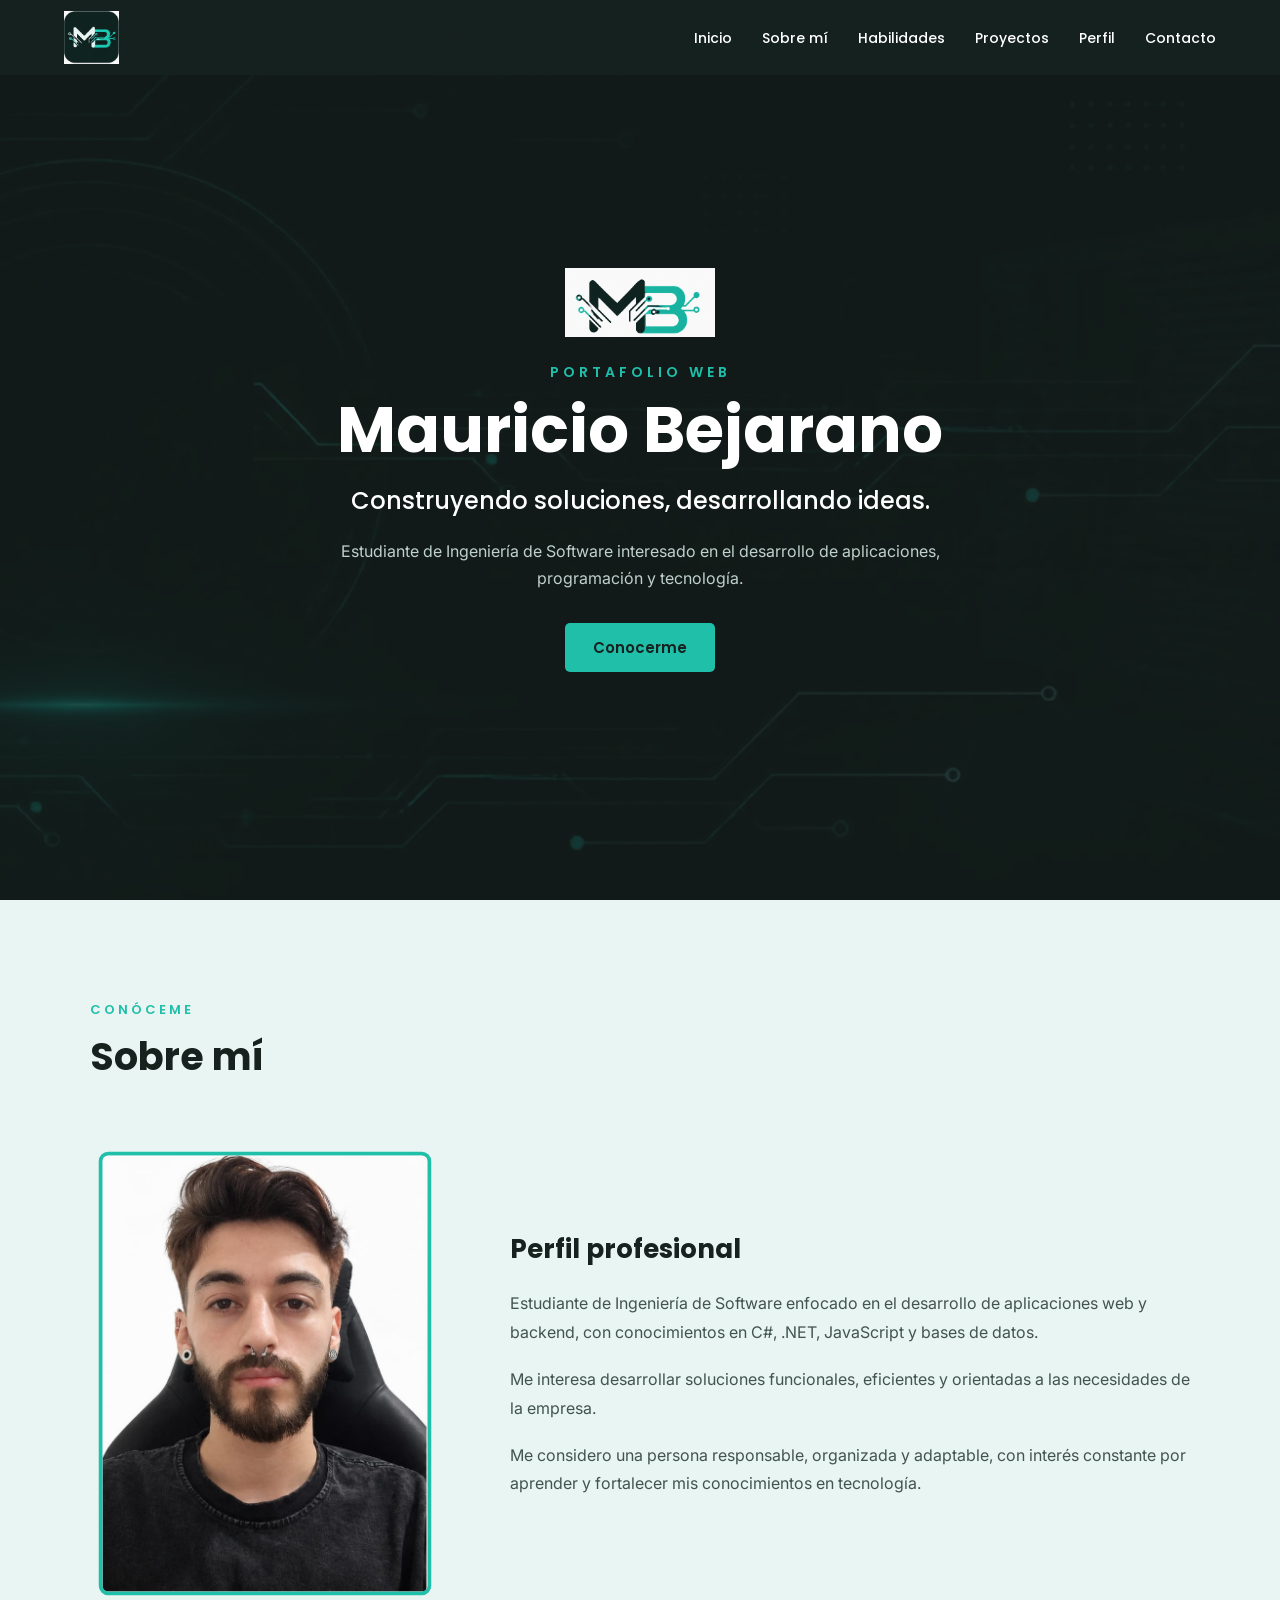
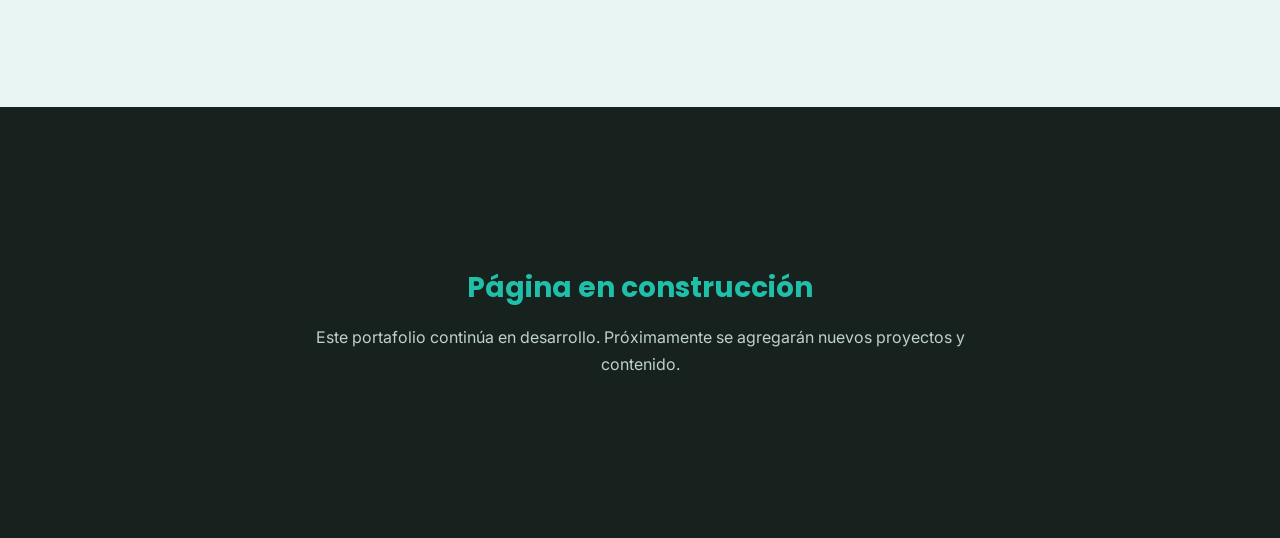
<file: hindex.html>
<!DOCTYPE html>
<html lang="es">
<head>
    <meta charset="UTF-8">
    <meta name="viewport" content="width=device-width, initial-scale=1.0">

    <title>Mauricio Bejarano | Portafolio</title>

    <!-- Fuentes -->
    <link rel="preconnect" href="https://fonts.googleapis.com">
    <link rel="preconnect" href="https://fonts.gstatic.com" crossorigin>
    <link href="https://fonts.googleapis.com/css2?family=Inter:wght@400;500;600&family=Poppins:wght@500;600;700&display=swap" rel="stylesheet">

    <!-- CSS -->
    <link rel="stylesheet" href="estilos.css">

    <!-- Favicon -->
    <link rel="icon" type="image/png" href="Favicon.png">
</head>

<body>

    <!-- ==================== NAVEGACIÓN ==================== -->

    <header class="header">
        <nav class="navbar">

            <a href="#inicio" class="nav-logo">
                <img src="Favicon.png" alt="Logo de Mauricio Bejarano">
            </a>

            <ul class="nav-menu">
                <li><a href="#inicio">Inicio</a></li>
                <li><a href="#sobre-mi">Sobre mí</a></li>
                <li><a href="#habilidades">Habilidades</a></li>
                <li><a href="#proyectos">Proyectos</a></li>
                <li><a href="#perfil">Perfil</a></li>
                <li><a href="#contacto">Contacto</a></li>
            </ul>

        </nav>
    </header>


    <main>

        <!-- ==================== INICIO ==================== -->

        <section id="inicio" class="hero">

            <div class="hero-overlay"></div>

            <div class="hero-content">

                <img
                    src="Logo.png"
                    alt="Logotipo de Mauricio Bejarano"
                    class="hero-logo"
                >

                <p class="welcome">PORTAFOLIO WEB</p>

                <h1>Mauricio Bejarano</h1>

                <p class="slogan">
                    Construyendo soluciones, desarrollando ideas.
                </p>

                <p class="hero-description">
                    Estudiante de Ingeniería de Software interesado en el
                    desarrollo de aplicaciones, programación y tecnología.
                </p>

                <a href="#sobre-mi" class="btn">
                    Conocerme
                </a>

            </div>

        </section>


        <!-- ==================== SOBRE MÍ ==================== -->

        <section id="sobre-mi" class="section">

            <div class="section-container">

                <div class="section-title">
                    <p class="section-label">CONÓCEME</p>
                    <h2>Sobre mí</h2>
                </div>

                <div class="about-content">

                    <div class="about-image">
                        <img
                            src="sin.jpeg"
                            alt="Fotografía de Mauricio Bejarano"
                        >
                    </div>

                    <div class="about-text">

                        <h3>Perfil profesional</h3>

                        <p>
                            Estudiante de Ingeniería de Software enfocado en
                            el desarrollo de aplicaciones web y backend, con
                            conocimientos en C#, .NET, JavaScript y bases de datos.
                        </p>

                        <p>
                            Me interesa desarrollar soluciones funcionales,
                            eficientes y orientadas a las necesidades de la empresa.
                        </p>

                        <p>
                            Me considero una persona responsable, organizada
                            y adaptable, con interés constante por aprender
                            y fortalecer mis conocimientos en tecnología.
                        </p>

                    </div>

                </div>

            </div>

        </section>


        <!-- ==================== HABILIDADES ==================== -->

        <section id="habilidades" class="section section-dark">

            <div class="section-container">

                <!-- ==================== CONSTRUCCIÓN ==================== -->

<section class="under-construction">

    <div class="under-construction-content">

        <h2>Página en construcción</h2>

        <p>
            Este portafolio continúa en desarrollo.
            Próximamente se agregarán nuevos proyectos y contenido.
        </p>

    </div>

</section>
</file>
<file: estilos.css>
/* =========================================================
   VARIABLES
========================================================= */

:root {
    --color-background: #E8F5F2;
    --color-dark: #17221F;
    --color-accent: #20BFA9;
    --color-white: #FFFFFF;
    --color-text: #43534F;
    --color-light-text: #BFD1CC;
}


/* =========================================================
   CONFIGURACIÓN GENERAL
========================================================= */

* {
    margin: 0;
    padding: 0;
    box-sizing: border-box;
}

html {
    scroll-behavior: smooth;
}

body {
    font-family: 'Inter', sans-serif;
    background-color: var(--color-background);
    color: var(--color-dark);
}

a {
    text-decoration: none;
    color: inherit;
}

img {
    max-width: 100%;
    display: block;
}


/* =========================================================
   NAVEGACIÓN
========================================================= */

.header {
    position: fixed;
    top: 0;
    left: 0;
    width: 100%;
    z-index: 1000;

    background-color: rgba(23, 34, 31, 0.95);
}

.navbar {
    width: 90%;
    max-width: 1200px;
    min-height: 75px;
    margin: auto;

    display: flex;
    align-items: center;
    justify-content: space-between;
}

.nav-logo img {
    width: 55px;
    height: 55px;
    object-fit: contain;
}

.nav-menu {
    display: flex;
    align-items: center;
    gap: 30px;

    list-style: none;
}

.nav-menu a {
    font-family: 'Poppins', sans-serif;
    font-size: 14px;
    font-weight: 500;
    color: var(--color-white);

    transition: color 0.3s ease;
}

.nav-menu a:hover {
    color: var(--color-accent);
}


/* =========================================================
   HERO / INICIO
========================================================= */

.hero {
    min-height: 100vh;
    position: relative;

    display: flex;
    justify-content: center;
    align-items: center;

    padding: 100px 20px 60px;



    background-image: url("fondo.webp");
    background-size: cover;
    background-position: center;
    background-repeat: no-repeat;
}

.hero-overlay {
    position: absolute;
    inset: 0;

    background-color: rgba(23, 34, 31, 0.78);
}

.hero-content {
    position: relative;
    z-index: 1;

    width: 100%;
    max-width: 800px;

    text-align: center;
}

.hero-logo {
    width: 150px;
    height: auto;

    margin: 0 auto 25px;
}

.welcome {
    font-family: 'Poppins', sans-serif;
    font-size: 14px;
    font-weight: 600;

    letter-spacing: 4px;

    color: var(--color-accent);

    margin-bottom: 12px;
}

h1 {
    font-family: 'Poppins', sans-serif;
    font-size: clamp(40px, 7vw, 64px);
    font-weight: 700;

    line-height: 1.1;

    color: var(--color-white);

    margin-bottom: 18px;
}

.slogan {
    font-family: 'Poppins', sans-serif;
    font-size: clamp(18px, 3vw, 24px);
    font-weight: 500;

    color: var(--color-white);

    margin-bottom: 20px;
}

.hero-description {
    max-width: 600px;

    margin: 0 auto 30px;

    font-size: 16px;
    line-height: 1.7;

    color: var(--color-light-text);
}


/* =========================================================
   BOTONES
========================================================= */

.btn {
    display: inline-block;

    padding: 13px 28px;

    background-color: var(--color-accent);
    color: var(--color-dark);

    font-family: 'Poppins', sans-serif;
    font-size: 15px;
    font-weight: 600;

    border-radius: 5px;

    transition: all 0.3s ease;
}

.btn:hover {
    transform: translateY(-3px);

    background-color: var(--color-white);
}


/* =========================================================
   SECCIONES
========================================================= */

.section {
    padding: 100px 20px;

    background-color: var(--color-background);
}

.section-dark {
    background-color: var(--color-dark);
}

.section-container {
    width: 90%;
    max-width: 1100px;

    margin: auto;
}

.section-title {
    margin-bottom: 55px;
}

.section-label {
    font-family: 'Poppins', sans-serif;
    font-size: 13px;
    font-weight: 600;

    letter-spacing: 3px;

    color: var(--color-accent);

    margin-bottom: 8px;
}

.section-title h2 {
    font-family: 'Poppins', sans-serif;
    font-size: 38px;
    font-weight: 700;

    color: var(--color-dark);
}

.section-dark .section-title h2 {
    color: var(--color-white);
}


/* =========================================================
   SOBRE MÍ
========================================================= */

.about-content {
    display: grid;

    grid-template-columns: 350px 1fr;

    gap: 70px;

    align-items: center;
}

.about-image {
    width: 100%;
    max-width: 350px;

    margin: auto;
    overflow: hidden;
}

.about-image img {
    width: 100%;
    aspect-ratio: 3 / 4;

    object-fit: cover;
    object-position: center;

    border-radius: 10px;

    border: 4px solid var(--color-accent);
    transform: scale(0.95);
}

.about-text h3 {
    font-family: 'Poppins', sans-serif;
    font-size: 26px;

    margin-bottom: 20px;
}

.about-text p {
    font-size: 16px;
    line-height: 1.8;

    color: var(--color-text);

    margin-bottom: 18px;
}


/* =========================================================
   HABILIDADES
========================================================= */

.skills-grid {
    display: grid;

    grid-template-columns: repeat(3, 1fr);

    gap: 25px;
}

.skill-card {
    padding: 30px;

    background-color: rgba(255, 255, 255, 0.06);

    border: 1px solid rgba(232, 245, 242, 0.12);

    border-radius: 8px;

    transition: transform 0.3s ease;
}

.skill-card:hover {
    transform: translateY(-5px);

    border-color: var(--color-accent);
}

.skill-icon {
    display: inline-flex;

    min-width: 55px;
    height: 55px;

    align-items: center;
    justify-content: center;

    margin-bottom: 20px;

    padding: 8px;

    background-color: var(--color-accent);
    color: var(--color-dark);

    border-radius: 8px;

    font-family: 'Poppins', sans-serif;
    font-size: 13px;
    font-weight: 700;
}

.skill-card h3 {
    font-family: 'Poppins', sans-serif;
    font-size: 20px;

    color: var(--color-white);

    margin-bottom: 10px;
}

.skill-card p {
    font-size: 15px;
    line-height: 1.6;

    color: var(--color-light-text);
}


/* =========================================================
   PROYECTOS
========================================================= */

.projects-grid {
    display: grid;

    grid-template-columns: repeat(3, 1fr);

    gap: 25px;
}

.project-card {
    overflow: hidden;

    background-color: var(--color-white);

    border-radius: 8px;

    box-shadow: 0 5px 20px rgba(23, 34, 31, 0.08);
}

.project-image {
    height: 180px;

    display: flex;
    align-items: center;
    justify-content: center;

    background-color: var(--color-dark);

    color: var(--color-accent);

    font-family: 'Poppins', sans-serif;
    font-size: 14px;
    font-weight: 600;

    letter-spacing: 2px;
}

.project-content {
    padding: 25px;
}

.project-content h3 {
    font-family: 'Poppins', sans-serif;
    font-size: 21px;

    margin-bottom: 12px;
}

.project-content p {
    font-size: 15px;
    line-height: 1.7;

    color: var(--color-text);

    margin-bottom: 20px;
}

.project-tags {
    display: flex;
    flex-wrap: wrap;

    gap: 8px;
}

.project-tags span {
    padding: 5px 10px;

    background-color: var(--color-background);
    color: var(--color-dark);

    border-radius: 4px;

    font-size: 12px;
    font-weight: 600;
}


/* =========================================================
   MISIÓN, VISIÓN Y VALORES
========================================================= */

.profile-grid {
    display: grid;

    grid-template-columns: repeat(3, 1fr);

    gap: 25px;
}

.profile-card {
    padding: 30px;

    border: 1px solid rgba(232, 245, 242, 0.15);

    border-radius: 8px;
}

.profile-card h3 {
    font-family: 'Poppins', sans-serif;
    font-size: 22px;

    color: var(--color-accent);

    margin-bottom: 15px;
}

.profile-card p {
    font-size: 15px;
    line-height: 1.7;

    color: var(--color-light-text);
}

.values-list {
    padding-left: 20px;

    color: var(--color-light-text);

    line-height: 2;
}


/* =========================================================
   CONTACTO
========================================================= */

.contact-section {
    text-align: center;
}

.contact-content {
    max-width: 800px;

    margin: auto;
}

.contact-content > p {
    font-size: 16px;
    line-height: 1.7;

    color: var(--color-text);

    margin-bottom: 40px;
}

.contact-links {
    display: grid;

    grid-template-columns: repeat(2, 1fr);

    gap: 20px;
}

.contact-item {
    display: flex;
    flex-direction: column;

    padding: 25px;

    background-color: var(--color-white);

    border: 1px solid transparent;

    border-radius: 8px;

    transition: all 0.3s ease;
}

.contact-item:hover {
    border-color: var(--color-accent);

    transform: translateY(-3px);
}

.contact-item strong {
    font-family: 'Poppins', sans-serif;

    color: var(--color-dark);

    margin-bottom: 8px;
}

.contact-item span {
    font-size: 14px;

    color: var(--color-text);
}


/* =========================================================
   FOOTER
========================================================= */

.footer {
    padding: 45px 20px;

    text-align: center;

    background-color: var(--color-dark);

    color: var(--color-light-text);
}

.footer-logo {
    width: 65px;

    margin: 0 auto 15px;
}

.footer p {
    font-size: 14px;

    margin-bottom: 10px;
}

.footer .copyright {
    font-size: 12px;

    color: #84938E;
}


/* =========================================================
   RESPONSIVE
========================================================= */

@media (max-width: 900px) {

    .nav-menu {
        gap: 15px;
    }

    .nav-menu a {
        font-size: 13px;
    }

    .about-content {
        grid-template-columns: 1fr;

        gap: 40px;

        text-align: center;
    }

    .about-image {
        max-width: 280px;
    }

    .skills-grid,
    .projects-grid,
    .profile-grid {
        grid-template-columns: repeat(2, 1fr);
    }
}


@media (max-width: 650px) {

    .header {
        position: relative;
    }

    .navbar {
        flex-direction: column;

        padding: 15px 0;

        gap: 15px;
    }

    .nav-menu {
        flex-wrap: wrap;

        justify-content: center;

        gap: 12px 18px;
    }

    .hero {
        min-height: calc(100vh - 130px);
    }

    .hero-logo {
        width: 120px;
    }

    .welcome {
        font-size: 12px;

        letter-spacing: 3px;
    }

    .section {
        padding: 75px 20px;
    }

    .section-title h2 {
        font-size: 32px;
    }

    .skills-grid,
    .projects-grid,
    .profile-grid,
    .contact-links {
        grid-template-columns: 1fr;
    }

    .about-text {
        text-align: left;
    }
}

/* =========================================================
   PÁGINA EN CONSTRUCCIÓN
========================================================= */

.under-construction {
    padding: 60px 20px;

    text-align: center;

    background-color: var(--color-dark);

    color: var(--color-white);
}

.under-construction-content {
    max-width: 700px;

    margin: auto;
}

.under-construction h2 {
    font-family: 'Poppins', sans-serif;

    font-size: 28px;

    margin-bottom: 15px;

    color: var(--color-accent);
}

.under-construction p {
    font-size: 16px;

    line-height: 1.7;

    color: var(--color-light-text);
}

/* ==================== FILTROS DE PROYECTOS ==================== */

.project-filters {
    display: flex;
    justify-content: center;
    flex-wrap: wrap;
    gap: 15px;
    margin-bottom: 35px;
}

.filter-btn {
    padding: 10px 22px;
    border: 1px solid var(--color-accent);
    border-radius: 5px;
    background-color: transparent;
    color: var(--color-dark);
    font-family: 'Poppins', sans-serif;
    font-weight: 500;
    cursor: pointer;
    transition: all 0.3s ease;
}

.filter-btn:hover,
.filter-btn.active {
    background-color: var(--color-accent);
    color: var(--color-dark);
}

.project-card[hidden] {
    display: none;
}

/* ==================== EFECTOS DE TARJETAS ==================== */

.project-card {
    transition: transform 0.3s ease,
                box-shadow 0.3s ease;
}

.project-card:hover {
    transform: translateY(-8px);
    box-shadow: 0 12px 30px rgba(23, 34, 31, 0.15);
}


/* =========================================================
   FILTROS DE PROYECTOS
========================================================= */

.project-filters {
    display: flex;
    justify-content: center;
    flex-wrap: wrap;
    gap: 12px;
    margin-bottom: 30px;
}

.filter-btn {
    padding: 10px 22px;
    border: 1px solid var(--color-accent);
    border-radius: 6px;
    background-color: transparent;
    color: var(--color-dark);
    font-family: 'Poppins', sans-serif;
    font-weight: 500;
    cursor: pointer;
    transition: background-color 0.3s, transform 0.3s;
}

.filter-btn:hover,
.filter-btn.active {
    background-color: var(--color-accent);
    transform: translateY(-2px);
}

/* =========================================================
   CARRUSEL
========================================================= */

.projects-grid {
    display: flex;
    gap: 25px;
    overflow-x: auto;
    scroll-snap-type: x mandatory;
    scroll-behavior: smooth;
    scrollbar-width: none;
    padding: 10px 0 25px;
}

.projects-grid::-webkit-scrollbar {
    display: none;
}

.project-card {
    flex: 0 0 calc((100% - 50px) / 3);
    min-width: 0;
    scroll-snap-align: start;
    transition: transform 0.3s, box-shadow 0.3s;
}

.project-card:hover {
    transform: translateY(-6px);
    box-shadow: 0 12px 30px rgba(23, 34, 31, 0.15);
}

.project-card[hidden] {
    display: none;
}

/* =========================================================
   CONTROLES DEL CARRUSEL
========================================================= */

.carousel-controls {
    display: flex;
    align-items: center;
    justify-content: flex-end;
    gap: 15px;
    margin-bottom: 20px;
}

.carousel-controls button {
    width: 42px;
    height: 42px;
    border: none;
    border-radius: 50%;
    background-color: var(--color-dark);
    color: var(--color-accent);
    font-size: 22px;
    cursor: pointer;
    transition: background-color 0.3s;
}

.carousel-controls button:hover:not(:disabled) {
    background-color: var(--color-accent);
    color: var(--color-dark);
}

.carousel-controls button:disabled {
    opacity: 0.35;
    cursor: not-allowed;
}

#projectCounter {
    font-family: 'Inter', sans-serif;
    font-size: 14px;
    color: var(--color-text);
    min-width: 50px;
    text-align: center;
}

/* =========================================================
   RESPONSIVE
========================================================= */

@media (max-width: 900px) {
    .project-card {
        flex: 0 0 calc((100% - 25px) / 2);
    }
}

@media (max-width: 650px) {
    .project-card {
        flex: 0 0 100%;
    }
}

@media (prefers-reduced-motion: reduce) {
    .projects-grid {
        scroll-behavior: auto;
    }

    .project-card,
    .filter-btn {
        transition: none;
    }
}


/* =========================================
   CORRECCIÓN DEL CARRUSEL DE PROYECTOS
========================================= */

.projects-grid {
    display: flex !important;
    flex-wrap: nowrap !important;
    grid-template-columns: none !important;

    gap: 25px;
    overflow-x: auto;
    scroll-snap-type: x mandatory;
    scroll-behavior: smooth;

    scrollbar-width: none;
    padding: 10px 0 25px;
}

.projects-grid::-webkit-scrollbar {
    display: none;
}

.projects-grid .project-card {
    flex: 0 0 calc((100% - 50px) / 3);
    min-width: 0;
    scroll-snap-align: start;
}

.projects-grid .project-card[hidden] {
    display: none !important;
}

/* FLECHAS DEL CARRUSEL */

.carousel-controls {
    display: flex !important;
    justify-content: flex-end;
    align-items: center;
    gap: 15px;
    margin-bottom: 20px;
}

.carousel-controls button {
    width: 42px;
    height: 42px;
    border: none;
    border-radius: 50%;
    background-color: #17221F;
    color: #20BFA9;
    font-size: 22px;
    cursor: pointer;
}

.carousel-controls button:hover:not(:disabled) {
    background-color: #20BFA9;
    color: #17221F;
}

.carousel-controls button:disabled {
    opacity: 0.35;
    cursor: not-allowed;
}

#projectCounter {
    font-family: 'Inter', sans-serif;
    font-size: 14px;
    color: #17221F;
}

/* TABLET */

@media (max-width: 900px) {
    .projects-grid .project-card {
        flex: 0 0 calc((100% - 25px) / 2);
    }
}

/* CELULAR */

@media (max-width: 650px) {
    .projects-grid .project-card {
        flex: 0 0 100%;
    }
}

/* =========================================
   EFECTO FLOTANTE EN PROYECTOS
========================================= */

.projects-grid {
    padding-top: 25px;
    padding-bottom: 40px;
}

/* Tarjetas con profundidad */

.projects-grid .project-card {
    position: relative;
    border-radius: 14px;
    overflow: hidden;

    background-color: #ffffff;

    box-shadow:
        0 6px 15px rgba(23, 34, 31, 0.10),
        0 15px 30px rgba(23, 34, 31, 0.06);

    animation: floatingCard 5s ease-in-out infinite;

    transition:
        box-shadow 0.4s ease,
        filter 0.4s ease;
}

/* Movimiento suave hacia arriba y abajo */

@keyframes floatingCard {
    0%, 100% {
        transform: translateY(0);
    }

    50% {
        transform: translateY(-8px);
    }
}

/* Movimiento ligeramente diferente por tarjeta */

.projects-grid .project-card:nth-child(2n) {
    animation-delay: -1.5s;
}

.projects-grid .project-card:nth-child(3n) {
    animation-delay: -3s;
}

/* Efecto al pasar el mouse */

.projects-grid .project-card:hover {
    animation-play-state: paused;

    transform: translateY(-8px);

    box-shadow:
        0 15px 35px rgba(23, 34, 31, 0.28),
        0 30px 40px rgba(23, 34, 31, 0.20);
}

/* Detalle visual en la parte superior */

.projects-grid .project-image {
    position: relative;
    transition: background-color 0.4s ease;
}

.projects-grid .project-image::after {
    content: "";
    position: absolute;
    left: 0;
    bottom: 0;
    width: 100%;
    height: 3px;
    background: linear-gradient(
        90deg,
        transparent,
        #20BFA9,
        transparent
    );
    opacity: 0.7;
}

/* Accesibilidad: reducir animaciones */

@media (prefers-reduced-motion: reduce) {
    .projects-grid .project-card {
        animation: none;
    }
}


/* =========================================
   BOTÓN FLOTANTE DE WHATSAPP
========================================= */

.whatsapp-float {
    position: fixed;
    bottom: 25px;
    right: 25px;
    z-index: 1000;

    width: 60px;
    height: 60px;

    display: flex;
    align-items: center;
    justify-content: center;

    background-color: #20BFA9;
    color: #17221F;

    border-radius: 50%;

    box-shadow:
        0 6px 18px rgba(23, 34, 31, 0.25),
        0 12px 30px rgba(23, 34, 31, 0.12);

    transition:
        transform 0.3s ease,
        box-shadow 0.3s ease;
}

.whatsapp-float:hover {
    transform: translateY(-6px) scale(1.08);

    box-shadow:
        0 10px 25px rgba(23, 34, 31, 0.30),
        0 18px 40px rgba(23, 34, 31, 0.18);
}

.whatsapp-float:focus-visible {
    outline: 3px solid #17221F;
    outline-offset: 4px;
}

/* Adaptación a celulares */

@media (max-width: 650px) {
    .whatsapp-float {
        width: 52px;
        height: 52px;
        bottom: 18px;
        right: 18px;
    }
}

@media (prefers-reduced-motion: reduce) {
    .whatsapp-float {
        transition: none;
    }
}

/* =========================================
   BOTÓN VOLVER ARRIBA
========================================= */

.scroll-top-btn {
    position: fixed;
    bottom: 100px;
    right: 30px;
    z-index: 1000;

    width: 50px;
    height: 50px;

    display: flex;
    align-items: center;
    justify-content: center;

    background-color: #17221F;
    color: #20BFA9;

    border: none;
    border-radius: 50%;

    font-size: 26px;
    cursor: pointer;

    box-shadow:
        0 6px 18px rgba(23, 34, 31, 0.25);

    opacity: 0;
    visibility: hidden;
    transform: translateY(15px);

    transition:
        opacity 0.3s ease,
        visibility 0.3s ease,
        transform 0.3s ease,
        background-color 0.3s ease;
}

.scroll-top-btn.visible {
    opacity: 1;
    visibility: visible;
    transform: translateY(0);
}

.scroll-top-btn:hover {
    background-color: #20BFA9;
    color: #17221F;
    transform: translateY(-5px);
}

.scroll-top-btn:focus-visible {
    outline: 3px solid #20BFA9;
    outline-offset: 4px;
}

/* CELULARES */

@media (max-width: 650px) {
    .scroll-top-btn {
        bottom: 85px;
        right: 19px;
        width: 50px;
        height: 50px;
    }
}

@media (prefers-reduced-motion: reduce) {
    .scroll-top-btn {
        transition: none;
    }
}


/* =========================================
   FORMULARIO DE CONTACTO
========================================= */

.contact-form-container {
    width: 100%;
    max-width: 650px;
    margin: 50px auto 0;
    padding: 35px;

    background-color: #ffffff;
    border-radius: 14px;

    box-shadow:
        0 10px 25px rgba(23, 34, 31, 0.15),
        0 20px 45px rgba(23, 34, 31, 0.08);
}

.contact-form-container h3 {
    font-family: 'Poppins', sans-serif;
    color: #17221F;
    font-size: 24px;
    margin-bottom: 12px;
}

.contact-form-container > p {
    color: #43534F;
    margin-bottom: 25px;
    line-height: 1.6;
}

.form-group {
    display: flex;
    flex-direction: column;
    gap: 8px;
    margin-bottom: 22px;
}

.form-group label {
    color: #17221F;
    font-family: 'Inter', sans-serif;
    font-weight: 600;
}

.form-group input,
.form-group textarea {
    width: 100%;
    padding: 13px 15px;

    border: 1px solid #BFD1CC;
    border-radius: 7px;

    background-color: #F8FCFB;
    color: #17221F;

    font-family: 'Inter', sans-serif;
    font-size: 15px;

    transition:
        border-color 0.3s ease,
        box-shadow 0.3s ease;
}

.form-group textarea {
    resize: vertical;
    min-height: 130px;
}

.form-group input:focus,
.form-group textarea:focus {
    outline: none;
    border-color: #20BFA9;
    box-shadow: 0 0 0 3px rgba(32, 191, 169, 0.15);
}

.contact-submit-btn {
    width: 100%;
    padding: 14px 25px;

    background-color: #17221F;
    color: #ffffff;

    border: none;
    border-radius: 7px;

    font-family: 'Poppins', sans-serif;
    font-size: 16px;
    font-weight: 600;

    cursor: pointer;
    transition:
        background-color 0.3s ease,
        transform 0.3s ease;
}

.contact-submit-btn:hover {
    background-color: #20BFA9;
    color: #17221F;
    transform: translateY(-3px);
}

.contact-submit-btn:disabled {
    opacity: 0.6;
    cursor: wait;
}

.form-status {
    margin-top: 15px;
    text-align: center;
    font-weight: 500;
}

.form-status.success {
    color: #167A58;
}

.form-status.error {
    color: #B42318;
}

@media (max-width: 650px) {
    .contact-form-container {
        padding: 25px 20px;
    }
}


/* CONTENEDOR DE BOTONES CV */


/* =========================================
   BOTONES DE DESCARGA DE CV
========================================= */

.cv-buttons {
    display: flex;
    flex-wrap: wrap;
    align-items: center;
    gap: 15px;
    margin-top: 25px;
}

.cv-wrapper {
    position: relative;
}

.btn-download-cv {
    display: inline-flex;
    align-items: center;
    justify-content: center;
    gap: 12px;

    padding: 13px 25px;

    background-color: #17221F;
    color: #ffffff;

    border: 2px solid #17221F;
    border-radius: 8px;

    font-family: 'Poppins', sans-serif;
    font-size: 15px;
    font-weight: 600;
    text-decoration: none;

    transition: all 0.3s ease;
}

.btn-download-cv:hover {
    background-color: #20BFA9;
    border-color: #20BFA9;
    color: #17221F;
    transform: translateY(-3px);
    box-shadow: 0 8px 20px rgba(23, 34, 31, 0.2);
}

/* Botón del CV en inglés */

.cv-buttons .cv-secondary {
    background-color: transparent;
    color: #17221F;
}

.cv-buttons .cv-secondary:hover {
    background-color: #20BFA9;
    border-color: #20BFA9;
}

/* =========================================
   VISTA PREVIA DE LOS CV
========================================= */

.cv-preview {
    position: fixed;
    top: 50%;
    left: 50%;

    width: 650px;
    max-width: 90vw;

    padding: 15px;
    box-sizing: border-box;

    background-color: #ffffff;
    border: 1px solid #BFD1CC;
    border-radius: 12px;

    box-shadow: 0 15px 60px rgba(23, 34, 31, 0.35);

    opacity: 0;
    visibility: hidden;
    pointer-events: none;

    transform: translate(-50%, -50%) scale(0.95);

    transition:
        opacity 0.3s ease,
        visibility 0.3s ease,
        transform 0.3s ease;

    z-index: 9999;
}

/* Imagen del CV */

.cv-preview img {
    display: block;
    width: 100%;
    height: auto;
    max-height: 85vh;
    object-fit: contain;
    border-radius: 5px;
}

/* Mostrar vista previa */

.cv-wrapper:hover .cv-preview,
.cv-wrapper:focus-within .cv-preview {
    opacity: 1;
    visibility: visible;
    transform: translate(-50%, -50%) scale(1);
}

/* =========================================
   DISEÑO RESPONSIVE
========================================= */

@media (max-width: 650px) {
    .cv-buttons {
        flex-direction: column;
        align-items: stretch;
    }

    .cv-wrapper {
        width: 100%;
    }

    .cv-wrapper .btn-download-cv {
        width: 100%;
        box-sizing: border-box;
    }

    .cv-preview {
        display: none;
    }
}

@media (hover: none) {
    .cv-preview {
        display: none;
    }
}

@media (prefers-reduced-motion: reduce) {
    .cv-preview,
    .btn-download-cv {
        transition: none;
    }
}


/* =========================================
   SELECTOR DE IDIOMA
========================================= */

.language-selector {
    display: flex;
    align-items: center;
    justify-content: center;
    gap: 5px;

    padding: 5px;
    border: 1px solid #20BFA9;
    border-radius: 8px;
}

.language-btn {
    padding: 6px 10px;

    background-color: transparent;
    color: #ffffff;

    border: none;
    border-radius: 5px;

    font-family: 'Poppins', sans-serif;
    font-size: 13px;
    font-weight: 600;

    cursor: pointer;
    transition: all 0.3s ease;
}

.language-btn.active {
    background-color: #20BFA9;
    color: #17221F;
}

.language-btn:hover {
    background-color: #20BFA9;
    color: #17221F;
}

.language-divider {
    color: #20BFA9;
}

.language-btn:focus-visible {
    outline: 2px solid #20BFA9;
    outline-offset: 3px;
}

/* =========================================
   EFECTOS DE MISIÓN, VISIÓN Y VALORES
========================================= */

.profile-card {
    transition:
        background-color 0.4s ease,
        border-color 0.4s ease,
        transform 0.4s ease,
        box-shadow 0.4s ease;
}

.profile-card:hover {
    background-color: rgba(32, 191, 169, 0.10);

    border-color: #20BFA9;

    transform: scale(1.03);

    box-shadow: 0 0 25px rgba(32, 191, 169, 0.25);
}

/* Efecto individual de cada valor */

.values-list li {
    transition:
        transform 0.3s ease,
        color 0.3s ease;
}

.values-list li:hover {
    transform: translateX(10px);
    color: #20BFA9;
}

/* Accesibilidad */

@media (prefers-reduced-motion: reduce) {
    .profile-card,
    .values-list li {
        transition: none;
    }

    .profile-card:hover,
    .values-list li:hover {
        transform: none;
    }
}

@media (prefers-reduced-motion: reduce) {

    .skill-card,
    .skill-card::before,
    .value-card {
        transition: none;
    }

    .skill-card:hover,
    .value-card:hover {
        transform: none;
    }
}

/* =========================================
   ANIMACIONES AL DESPLAZARSE
========================================= */

.scroll-reveal {
    opacity: 0;
    translate: 0 25px;

    transition:
        opacity 0.7s ease,
        translate 0.7s ease;
}

/* Mostrar elemento */
.scroll-reveal.revealed {
    opacity: 1;
    translate: 0 0;
}

/* Retrasos progresivos */
.scroll-reveal:nth-child(2) {
    transition-delay: 0.10s;
}

.scroll-reveal:nth-child(3) {
    transition-delay: 0.20s;
}

/* Accesibilidad */
@media (prefers-reduced-motion: reduce) {

    .scroll-reveal {
        opacity: 1;
        translate: none;
        transition: none;
    }
}

/* Animación JSON del avión */

.contact-animation {
    position: fixed;
    left: 25px;
    bottom: 100px;
    width: 100px;
    height: 100px;
    z-index: 1100;
    pointer-events: none;
    transition: width 0.4s ease, height 0.4s ease;
}

/* Tamaño durante el vuelo */

.contact-animation.flying {
    width: 280px;
    height: 280px;
}

/* Responsividad */

@media (max-width: 768px) {
    .contact-animation {
        left: 10px;
        bottom: 80px;
        width: 65px;
        height: 65px;
    }

    .contact-animation.flying {
        width: 150px;
        height: 150px;
    }
}

@media (prefers-reduced-motion: reduce) {
    .contact-animation {
        transition: none;
    }
}
</file>
